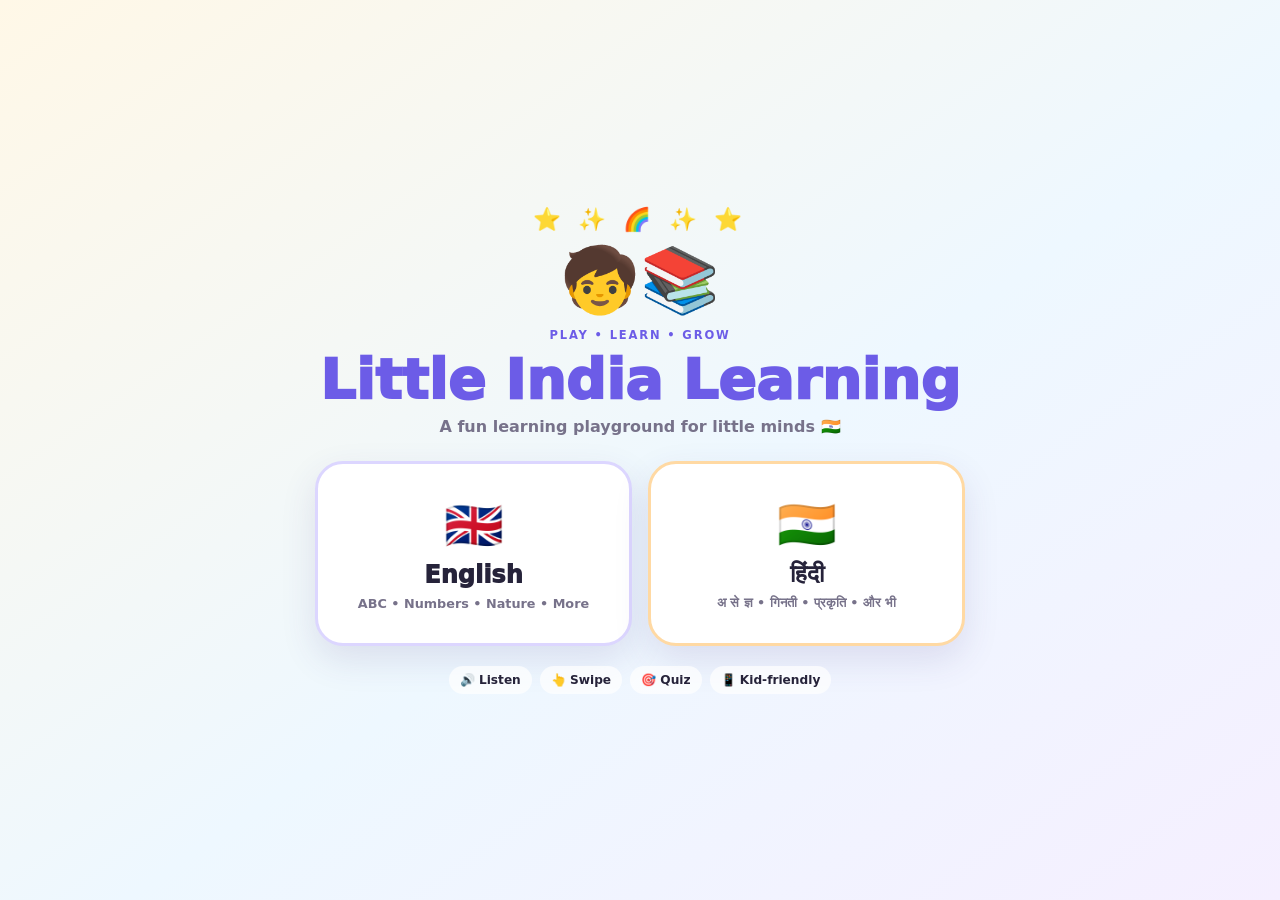
<file: index.html>
<!doctype html>
<html lang="en">
<head>
<meta charset="utf-8">
<meta name="viewport" content="width=device-width,initial-scale=1,viewport-fit=cover">
<meta name="theme-color" content="#6c5ce7">
<meta name="description" content="Little India Learning: a fun English and Hindi learning playground for kids.">
<title>Little India Learning 🌈</title>
<link rel="stylesheet" href="styles.css?v=5">
</head>
<body>
<main class="app"><section class="language-home">
<div class="home-stars">⭐ ✨ 🌈 ✨ ⭐</div><div class="home-icon">🧒📚</div>
<p class="eyebrow">PLAY • LEARN • GROW</p><h1>Little India Learning</h1>
<p class="home-subtitle">A fun learning playground for little minds 🇮🇳</p>
<div class="language-buttons">
<a class="language-button english" href="english.html"><span>🇬🇧</span><strong>English</strong><small>ABC • Numbers • Nature • More</small></a>
<a class="language-button hindi" href="hindi.html"><span>🇮🇳</span><strong>हिंदी</strong><small>अ से ज्ञ • गिनती • प्रकृति • और भी</small></a>
</div>
<div class="home-features"><span>🔊 Listen</span><span>👆 Swipe</span><span>🎯 Quiz</span><span>📱 Kid-friendly</span></div>
</section></main>
</body></html>
</file>
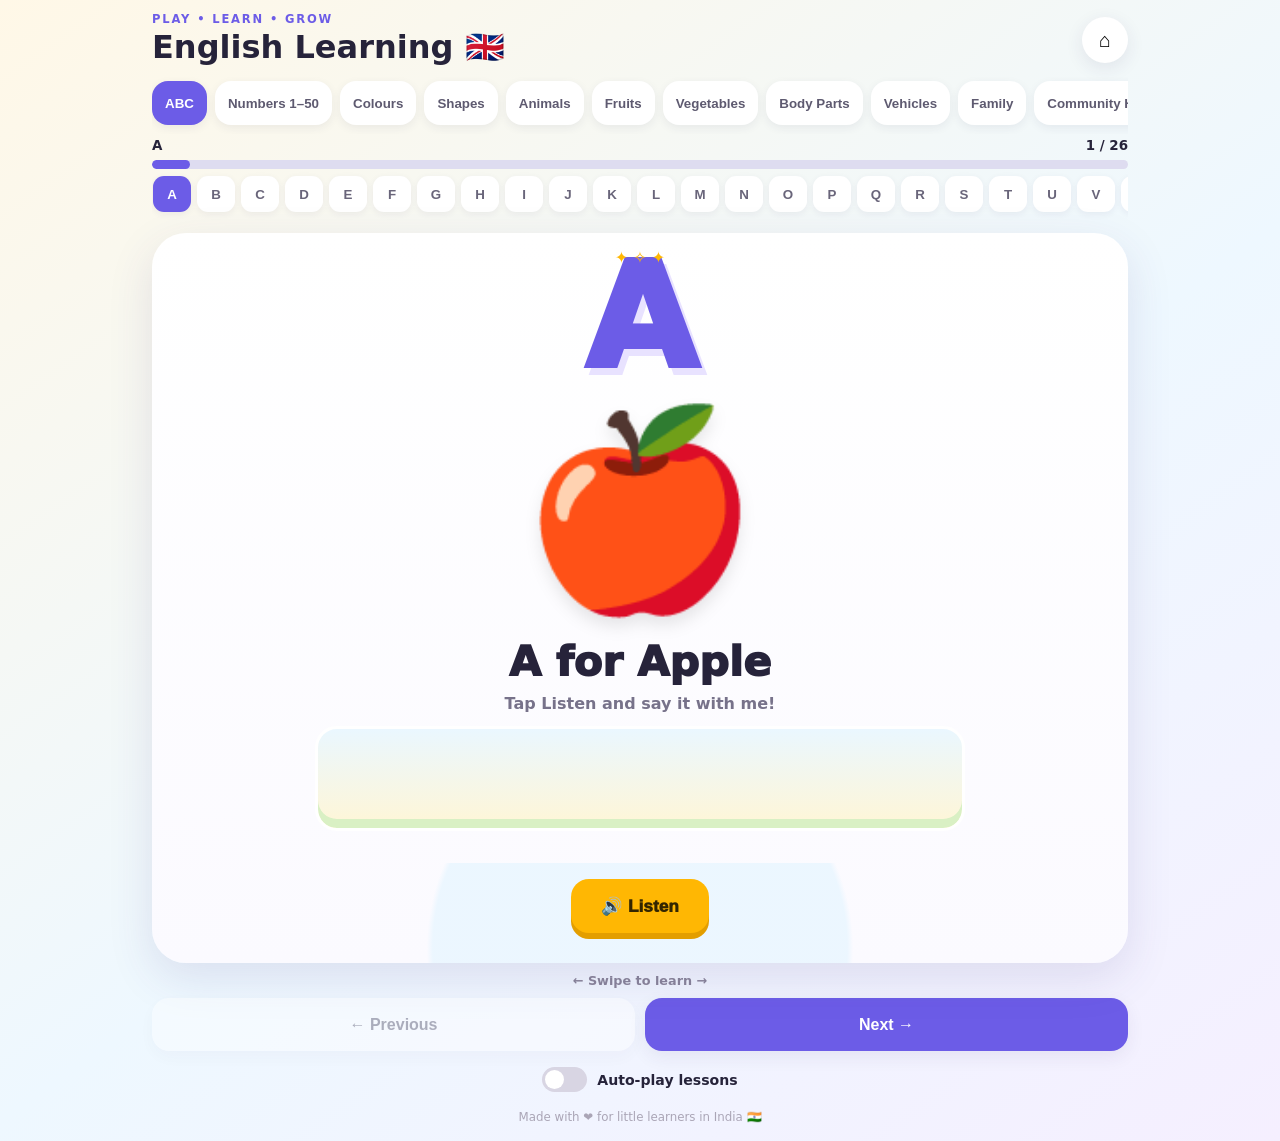
<file: english.html>
<!doctype html>
<html lang="en">
<head><meta charset="utf-8"><meta name="viewport" content="width=device-width,initial-scale=1,viewport-fit=cover"><meta name="theme-color" content="#6c5ce7"><title>English Kids Learning 🌈</title><link rel="stylesheet" href="styles.css?v=6"></head>
<body><main class="app"><section id="englishPage" class="learning-page"><header class="topbar"><div><p class="eyebrow">PLAY • LEARN • GROW</p><h1>English Learning 🇬🇧</h1></div><button class="home-button" type="button" onclick="location.href='index.html'" aria-label="Back home">⌂</button></header><div id="categoryBar" class="category-bar"></div><section class="progress-wrap"><div class="progress-text"><span id="progressLetter">A</span><span id="progressCount">1 / 26</span></div><div class="progress-track"><div id="progressBar" class="progress-bar"></div></div><nav id="letterNav" class="letter-nav"></nav></section><section class="learning-card" id="card" tabindex="0" aria-live="polite"><div class="sparkles">✦ ✧ ✦</div><div id="letter" class="big-letter">A</div><div id="visual" class="visual">🍎</div><h2 id="phrase">A for Apple</h2><p id="hint">Tap listen and say it with me!</p><div id="poemScene" class="poem-scene" hidden></div><div id="poemLines" class="poem-lines" hidden></div><div id="quizBox" class="quiz-box" hidden></div><button id="listenButton" class="listen-button" type="button">🔊 Listen</button></section><div class="swipe-hint">← Swipe to learn →</div><div class="controls"><button id="prevButton" class="control-button" type="button">← Previous</button><button id="nextButton" class="control-button next" type="button">Next →</button></div><label class="autoplay"><input id="autoPlay" type="checkbox"><span class="switch"></span><span>Auto-play lessons</span></label><footer>Made with ❤️ for little learners in India 🇮🇳</footer></section></main><script src="script.js?v=6"></script><script>window.addEventListener('load',function(){if(window.initKidsLearning)window.initKidsLearning('english');});</script></body></html>
</file>
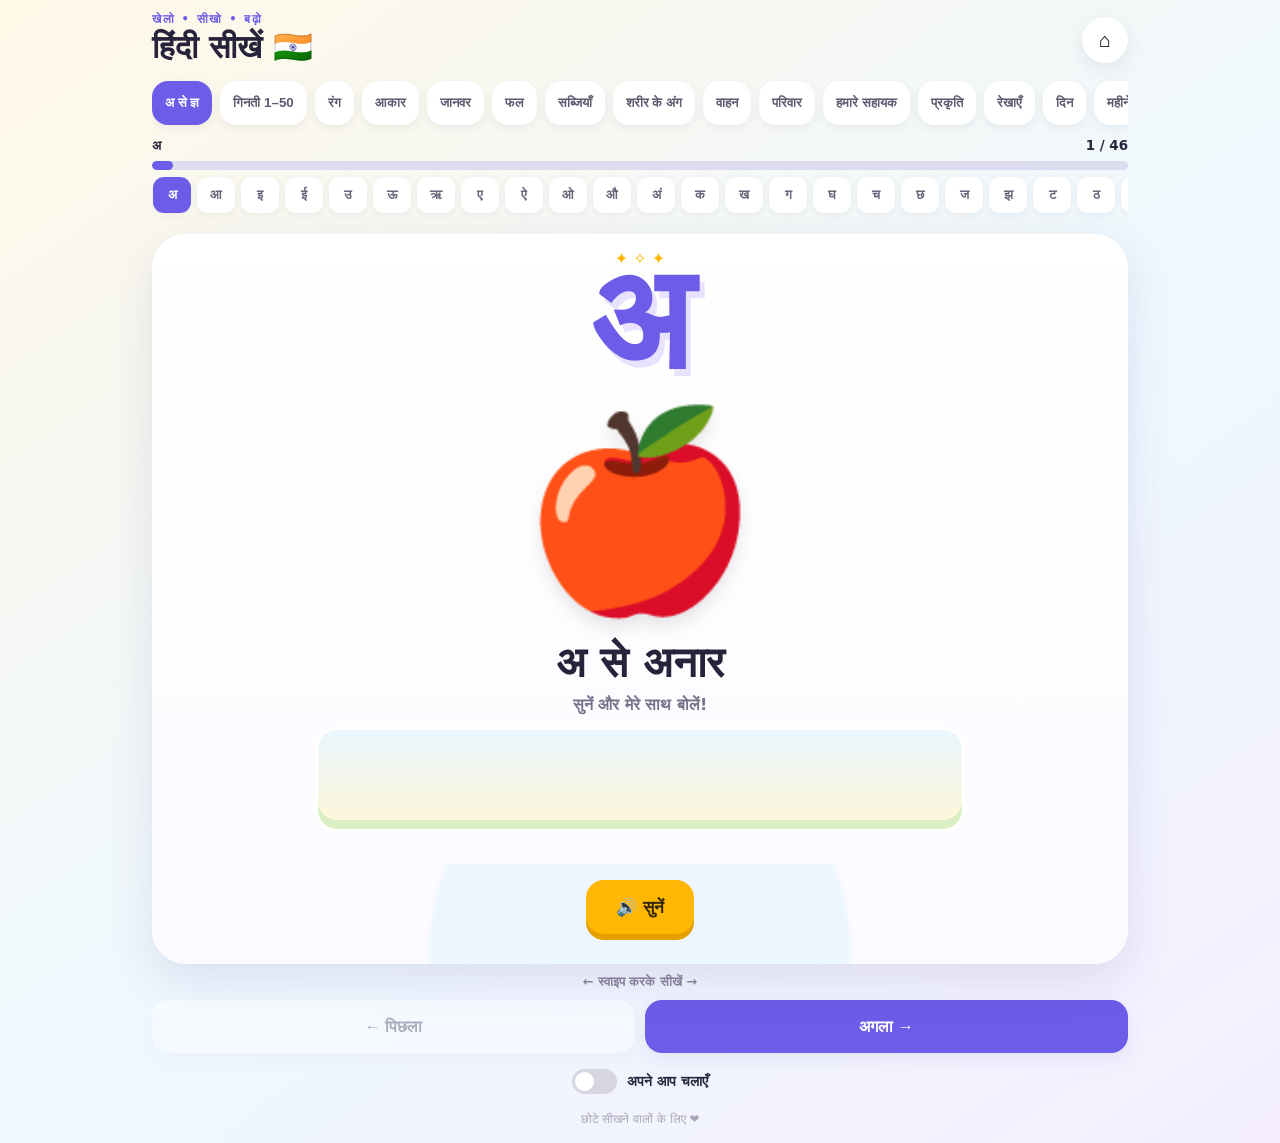
<file: hindi.html>
<!doctype html>
<html lang="hi">
<head><meta charset="utf-8"><meta name="viewport" content="width=device-width,initial-scale=1,viewport-fit=cover"><meta name="theme-color" content="#ff8a00"><title>हिंदी Kids Learning 🌈</title><link rel="stylesheet" href="styles.css?v=6"></head>
<body><main class="app"><section id="hindiPage" class="learning-page"><header class="topbar"><div><p class="eyebrow">खेलो • सीखो • बढ़ो</p><h1>हिंदी सीखें 🇮🇳</h1></div><button class="home-button" type="button" onclick="location.href='index.html'" aria-label="होम">⌂</button></header><div id="categoryBar" class="category-bar"></div><section class="progress-wrap"><div class="progress-text"><span id="progressLetter">अ</span><span id="progressCount">1 / 46</span></div><div class="progress-track"><div id="progressBar" class="progress-bar"></div></div><nav id="letterNav" class="letter-nav"></nav></section><section class="learning-card" id="card" tabindex="0" aria-live="polite"><div class="sparkles">✦ ✧ ✦</div><div id="letter" class="big-letter">अ</div><div id="visual" class="visual">🍎</div><h2 id="phrase">अ से अनार</h2><p id="hint">सुनें और मेरे साथ बोलें!</p><div id="poemScene" class="poem-scene" hidden></div><div id="poemLines" class="poem-lines" hidden></div><div id="quizBox" class="quiz-box" hidden></div><button id="listenButton" class="listen-button" type="button">🔊 सुनें</button></section><div class="swipe-hint">← स्वाइप करके सीखें →</div><div class="controls"><button id="prevButton" class="control-button" type="button">← पिछला</button><button id="nextButton" class="control-button next" type="button">अगला →</button></div><label class="autoplay"><input id="autoPlay" type="checkbox"><span class="switch"></span><span>अपने आप चलाएँ</span></label><footer>छोटे सीखने वालों के लिए ❤️</footer></section></main><script src="script.js?v=6"></script><script>window.addEventListener('load',function(){if(window.initKidsLearning)window.initKidsLearning('hindi');});</script></body></html>
</file>
<file: styles.css>
*{box-sizing:border-box}html,body{margin:0;min-height:100%;font-family:system-ui,-apple-system,BlinkMacSystemFont,"Segoe UI",sans-serif;background:linear-gradient(145deg,#fff8e7,#eef8ff 55%,#f5efff);color:#26233a}body{min-height:100dvh}.app{width:min(100%,1000px);margin:auto;padding:12px;min-height:100dvh}.language-home,.learning-page{min-height:calc(100dvh - 24px)}.language-home{display:flex;flex-direction:column;align-items:center;justify-content:center;text-align:center;padding:20px 8px}.home-stars{font-size:1.4rem;letter-spacing:5px;animation:float 2.5s ease-in-out infinite}.home-icon{font-size:4rem;margin:10px}.eyebrow{font-size:.72rem;font-weight:900;letter-spacing:.16em;margin:0;color:#6c5ce7}.language-home h1{font-size:clamp(2rem,8vw,3.5rem);margin:5px 0;color:#6c5ce7;font-weight:950}.home-subtitle{margin:0 0 25px;color:#77728a;font-weight:700}.language-buttons{width:min(100%,650px);display:grid;grid-template-columns:1fr 1fr;gap:16px}.language-button{border:0;border-radius:28px;min-height:185px;padding:20px;background:#fff;box-shadow:0 14px 35px #45377d20;cursor:pointer;display:flex;flex-direction:column;align-items:center;justify-content:center;gap:7px;transition:.2s;text-decoration:none;color:inherit}.language-button:hover{transform:translateY(-4px)}.language-button>span{font-size:3rem}.language-button strong{font-size:1.5rem;font-weight:950}.language-button small{font-size:.8rem;color:#77728a;font-weight:750}.english{border:3px solid #dcd6ff}.hindi{border:3px solid #ffd9a3}.home-features{display:flex;flex-wrap:wrap;justify-content:center;gap:8px;margin-top:20px}.home-features span{background:#ffffffb8;padding:7px 11px;border-radius:99px;font-size:.76rem;font-weight:800}.topbar{display:flex;align-items:center;justify-content:space-between;gap:12px}.topbar h1{margin:2px 0;font-size:clamp(1.35rem,5vw,2rem)}.home-button{border:0;border-radius:50%;width:46px;height:46px;background:#fff;box-shadow:0 5px 18px #30265c18;font-size:1.25rem;cursor:pointer}.category-bar{display:flex;gap:8px;overflow-x:auto;padding:13px 1px 9px;scrollbar-width:none;scroll-snap-type:x proximity}.category-bar::-webkit-scrollbar,.letter-nav::-webkit-scrollbar{display:none}.category-button{flex:0 0 auto;border:0;border-radius:16px;background:#fff;padding:10px 13px;min-height:44px;font-weight:850;color:#5e5a70;box-shadow:0 3px 10px #30265c12;cursor:pointer;scroll-snap-align:start}.category-button:hover,.category-button.active{background:#6c5ce7;color:#fff}.progress-wrap{margin:4px 0 10px}.progress-text{display:flex;justify-content:space-between;font-size:.84rem;font-weight:850;margin-bottom:7px}.progress-track{height:9px;border-radius:99px;background:#dedcf0;overflow:hidden}.progress-bar{height:100%;background:#6c5ce7;border-radius:99px;transition:.3s}.letter-nav{display:flex;gap:6px;overflow-x:auto;padding:7px 1px 11px;scrollbar-width:none}.letter-dot{flex:0 0 38px;height:36px;border:0;border-radius:11px;background:#fff;color:#69657a;font-weight:850;box-shadow:0 2px 7px #30265c10;cursor:pointer}.letter-dot.active{background:#6c5ce7;color:#fff}.learning-card{position:relative;overflow:hidden;background:linear-gradient(180deg,#fff,#fbfaff);border-radius:34px;padding:20px 16px 30px;text-align:center;box-shadow:0 15px 45px #45377d20;min-height:535px;display:flex;flex-direction:column;align-items:center;justify-content:center;touch-action:pan-y;user-select:none}.learning-card:before{content:"";position:absolute;inset:auto -10% -70px;height:170px;background:radial-gradient(circle,#eaf6ff 0 35%,transparent 36%);opacity:.9}.big-letter{font-size:clamp(5rem,20vw,9rem);line-height:.8;font-weight:950;color:#6c5ce7;text-shadow:5px 7px 0 #e8e2ff;margin:8px 0 15px;z-index:1}.visual{width:min(100%,340px);height:230px;display:flex;align-items:center;justify-content:center;font-size:clamp(7rem,29vw,12rem);line-height:1;margin:4px 0 12px;filter:drop-shadow(0 9px 8px #00000018);z-index:1;animation:visualIn .35s ease}.shape-visual{font-family:Arial,sans-serif;font-size:clamp(9rem,35vw,15rem);font-weight:900;text-shadow:0 7px 0 #e8e2ff}.learning-card h2{font-size:clamp(1.55rem,6vw,2.6rem);margin:0;font-weight:950;z-index:1}.learning-card p{margin:8px 0 15px;color:#77728a;font-size:1rem;font-weight:650;z-index:1}.sparkles{position:absolute;top:15px;color:#ffb703;z-index:2}.poem-scene{width:min(100%,650px);height:105px;margin:-2px 0 12px;border-radius:22px;background:linear-gradient(#eaf7ff,#fff6d6);display:flex;align-items:center;justify-content:space-around;overflow:hidden;border:3px solid #fff;box-shadow:inset 0 -9px 0 #d9f0c4}.poem-scene span{font-size:clamp(2.3rem,10vw,4.5rem);animation:float 1.8s ease-in-out infinite;animation-delay:calc(var(--i)*.16s)}.poem-lines{width:min(100%,650px);display:grid;gap:6px;margin:2px 0 14px}.poem-line{padding:8px;border-radius:13px;background:#fff8d9;font-size:clamp(.9rem,4vw,1.12rem);font-weight:750;animation:rise .45s ease both}.quiz-box{width:min(100%,600px);display:grid;gap:9px;margin:5px 0 15px}.listen-button{border:0;border-radius:18px;background:#ffb703;color:#332500;font-weight:950;font-size:1.08rem;padding:13px 30px;min-height:54px;box-shadow:0 6px 0 #e39e00;cursor:pointer;z-index:2}.listen-button:active{transform:translateY(3px);box-shadow:none}.swipe-hint{text-align:center;color:#89849a;font-size:.8rem;font-weight:750;padding:10px}.controls{display:flex;gap:10px}.control-button{flex:1;border:0;border-radius:17px;background:#fff;min-height:53px;font-size:1rem;font-weight:850;color:#45415a;box-shadow:0 6px 18px #30265c13;cursor:pointer}.control-button.next{background:#6c5ce7;color:#fff}.control-button:disabled{opacity:.4}.autoplay{display:flex;align-items:center;justify-content:center;gap:10px;margin:16px auto 0;font-weight:750;font-size:.88rem}.autoplay input{position:absolute;opacity:0}.switch{width:45px;height:25px;background:#d8d5e3;border-radius:99px;position:relative}.switch:after{content:"";position:absolute;width:19px;height:19px;top:3px;left:3px;background:#fff;border-radius:50%;transition:.2s}.autoplay input:checked+.switch{background:#6c5ce7}.autoplay input:checked+.switch:after{transform:translateX(20px)}footer{text-align:center;color:#aaa5b6;font-size:.74rem;margin-top:18px;padding-bottom:5px}@media(max-width:560px){.language-buttons{grid-template-columns:1fr}.language-button{min-height:145px;flex-direction:row;flex-wrap:wrap}.language-button small{width:100%}.category-button{font-size:.76rem;padding:8px 10px}.learning-card{min-height:545px;border-radius:28px}.visual{height:245px}.shape-visual{font-size:clamp(9rem,39vw,13rem)}.control-button{font-size:.95rem}}button:focus-visible,a:focus-visible{outline:3px solid #ffb703;outline-offset:3px}@keyframes float{0%,100%{transform:translateY(2px) rotate(-2deg)}50%{transform:translateY(-7px) rotate(3deg) scale(1.06)}}@keyframes rise{from{opacity:0;transform:translateY(8px)}to{opacity:1;transform:none}}@keyframes visualIn{from{opacity:0;transform:scale(.82)}to{opacity:1;transform:scale(1)}}
</file>
